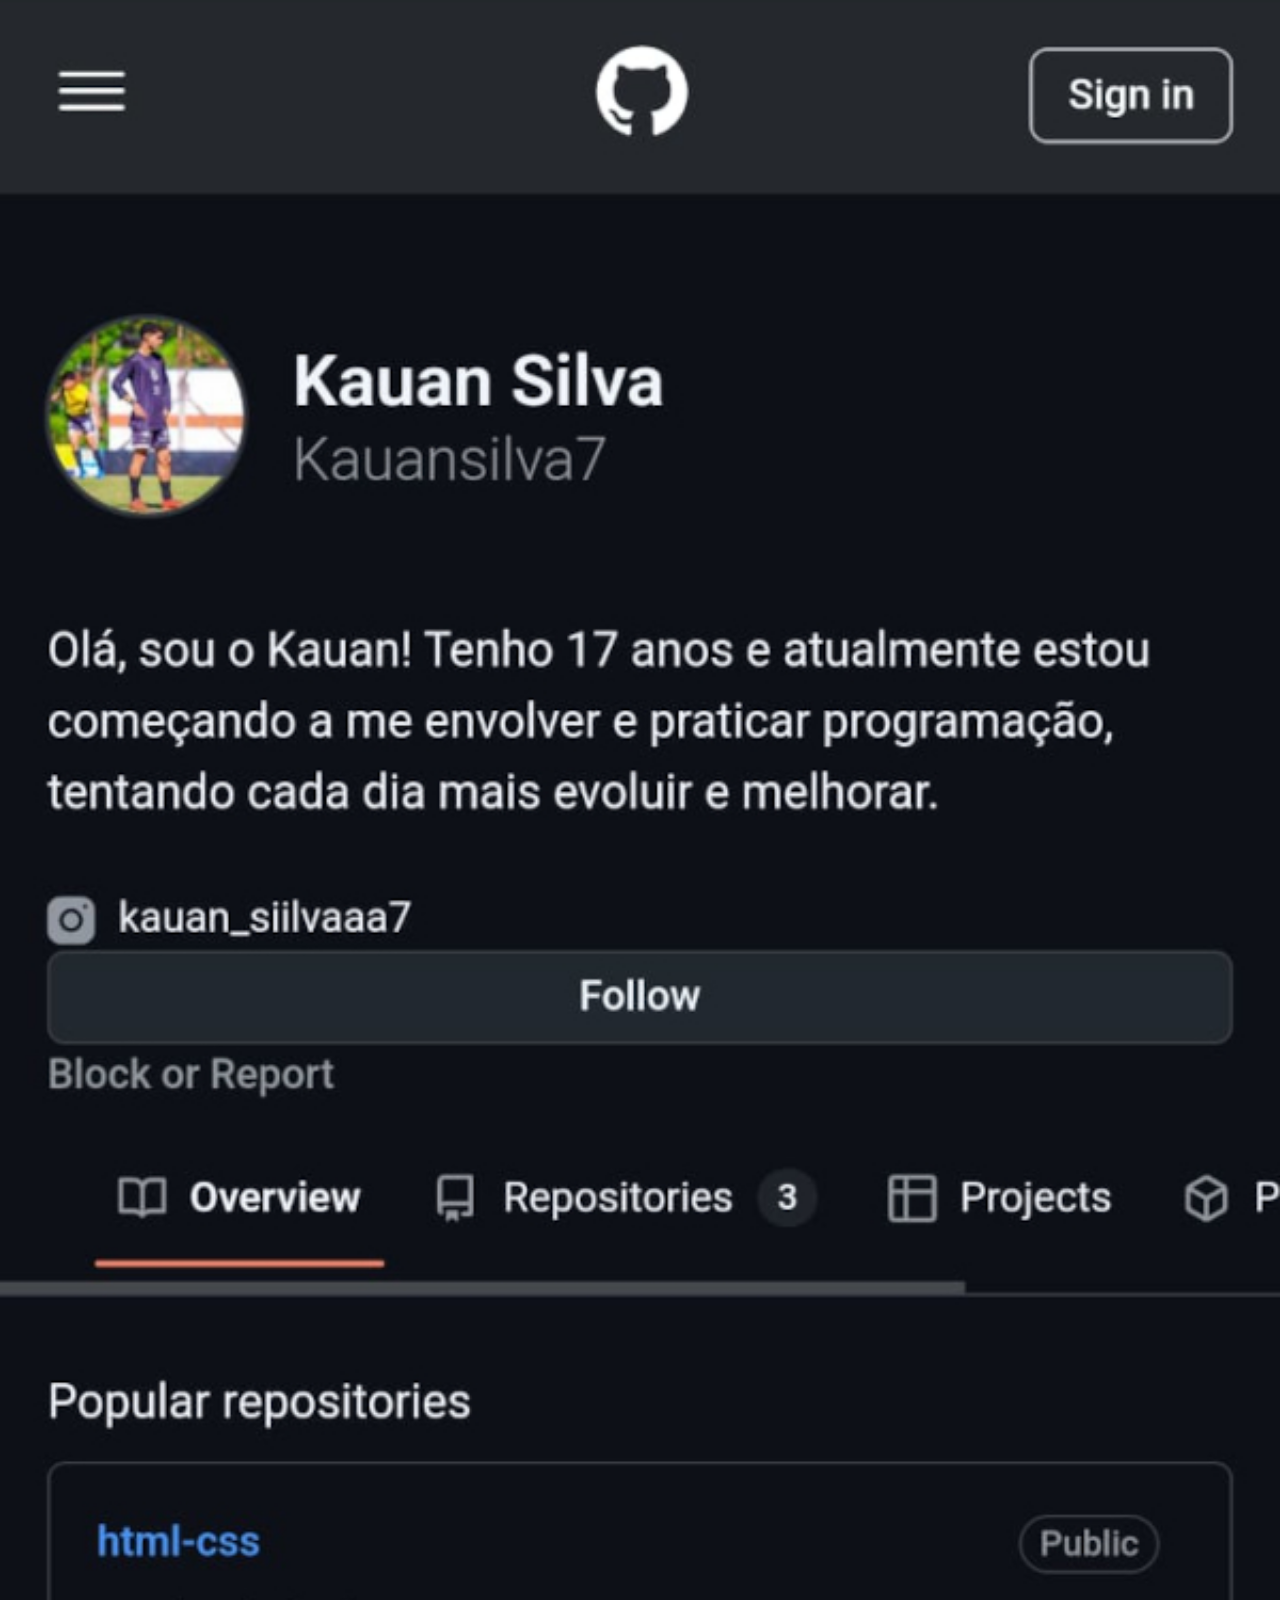
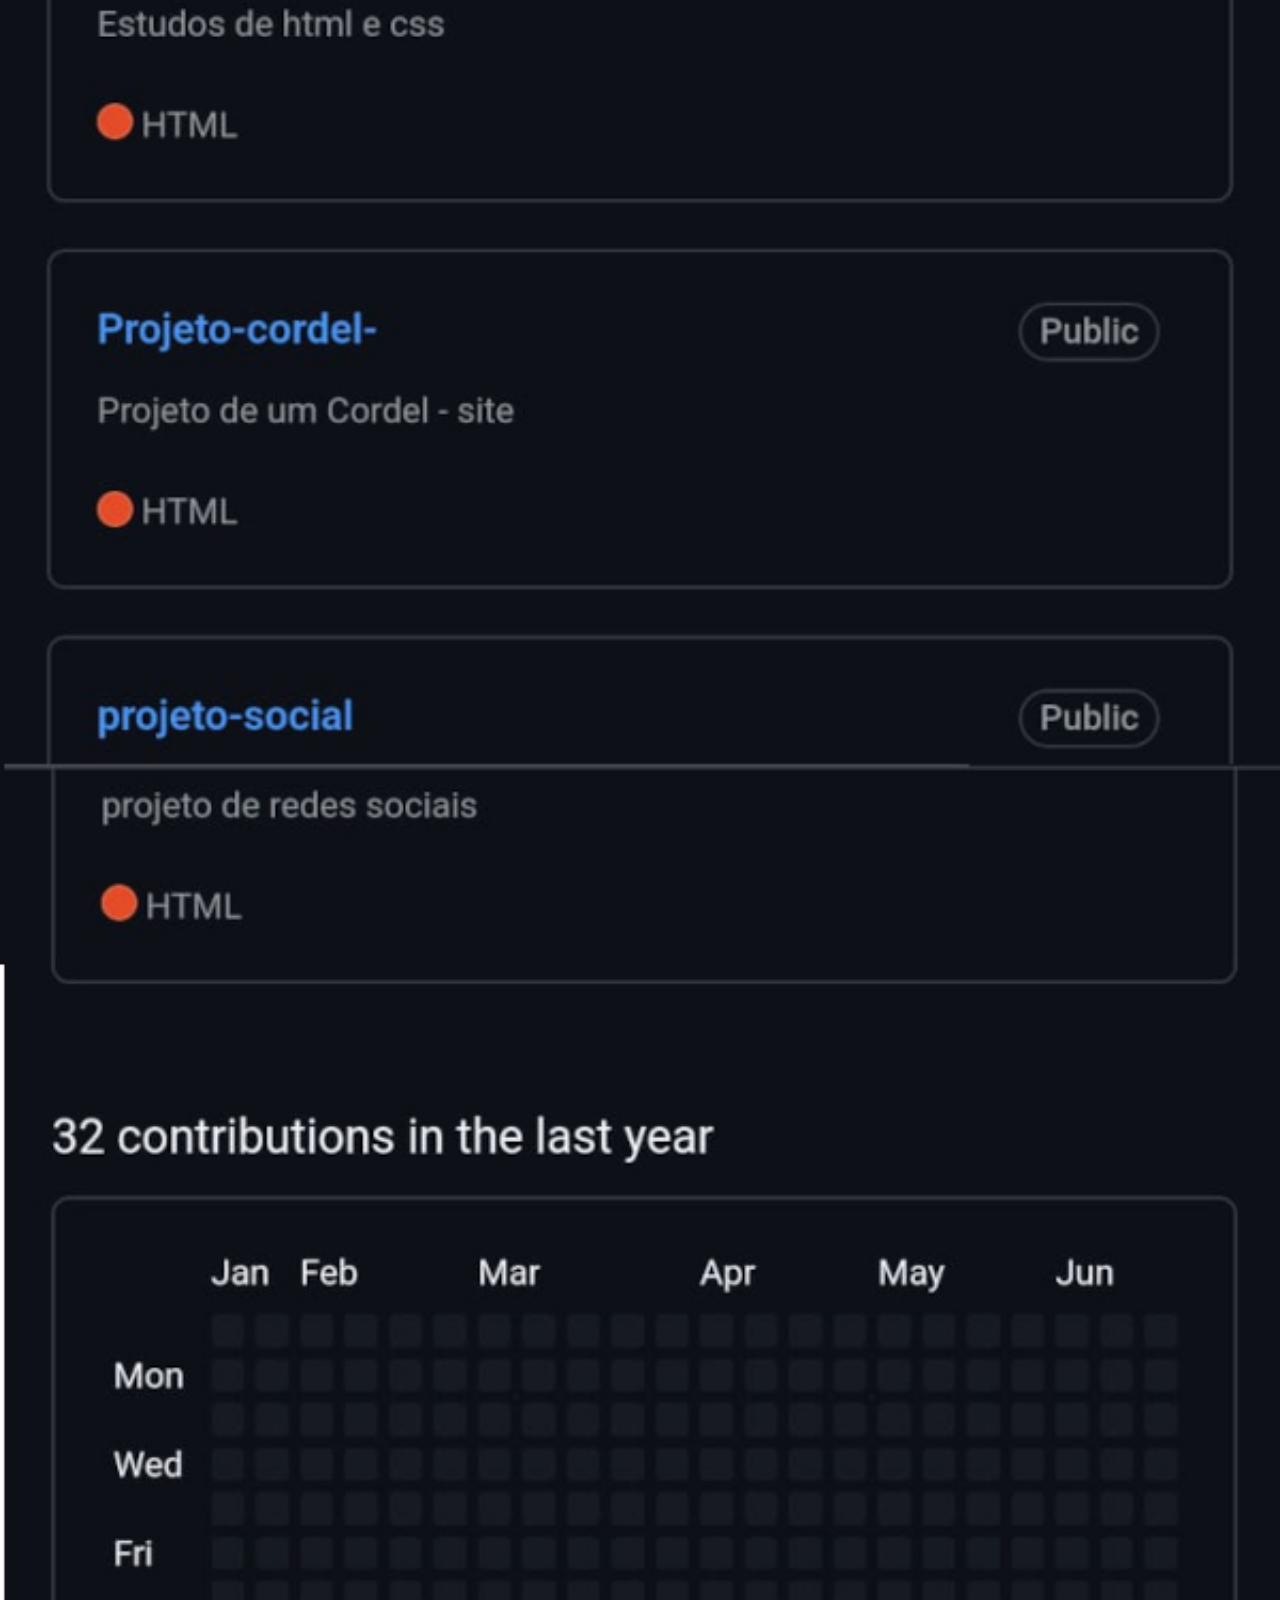
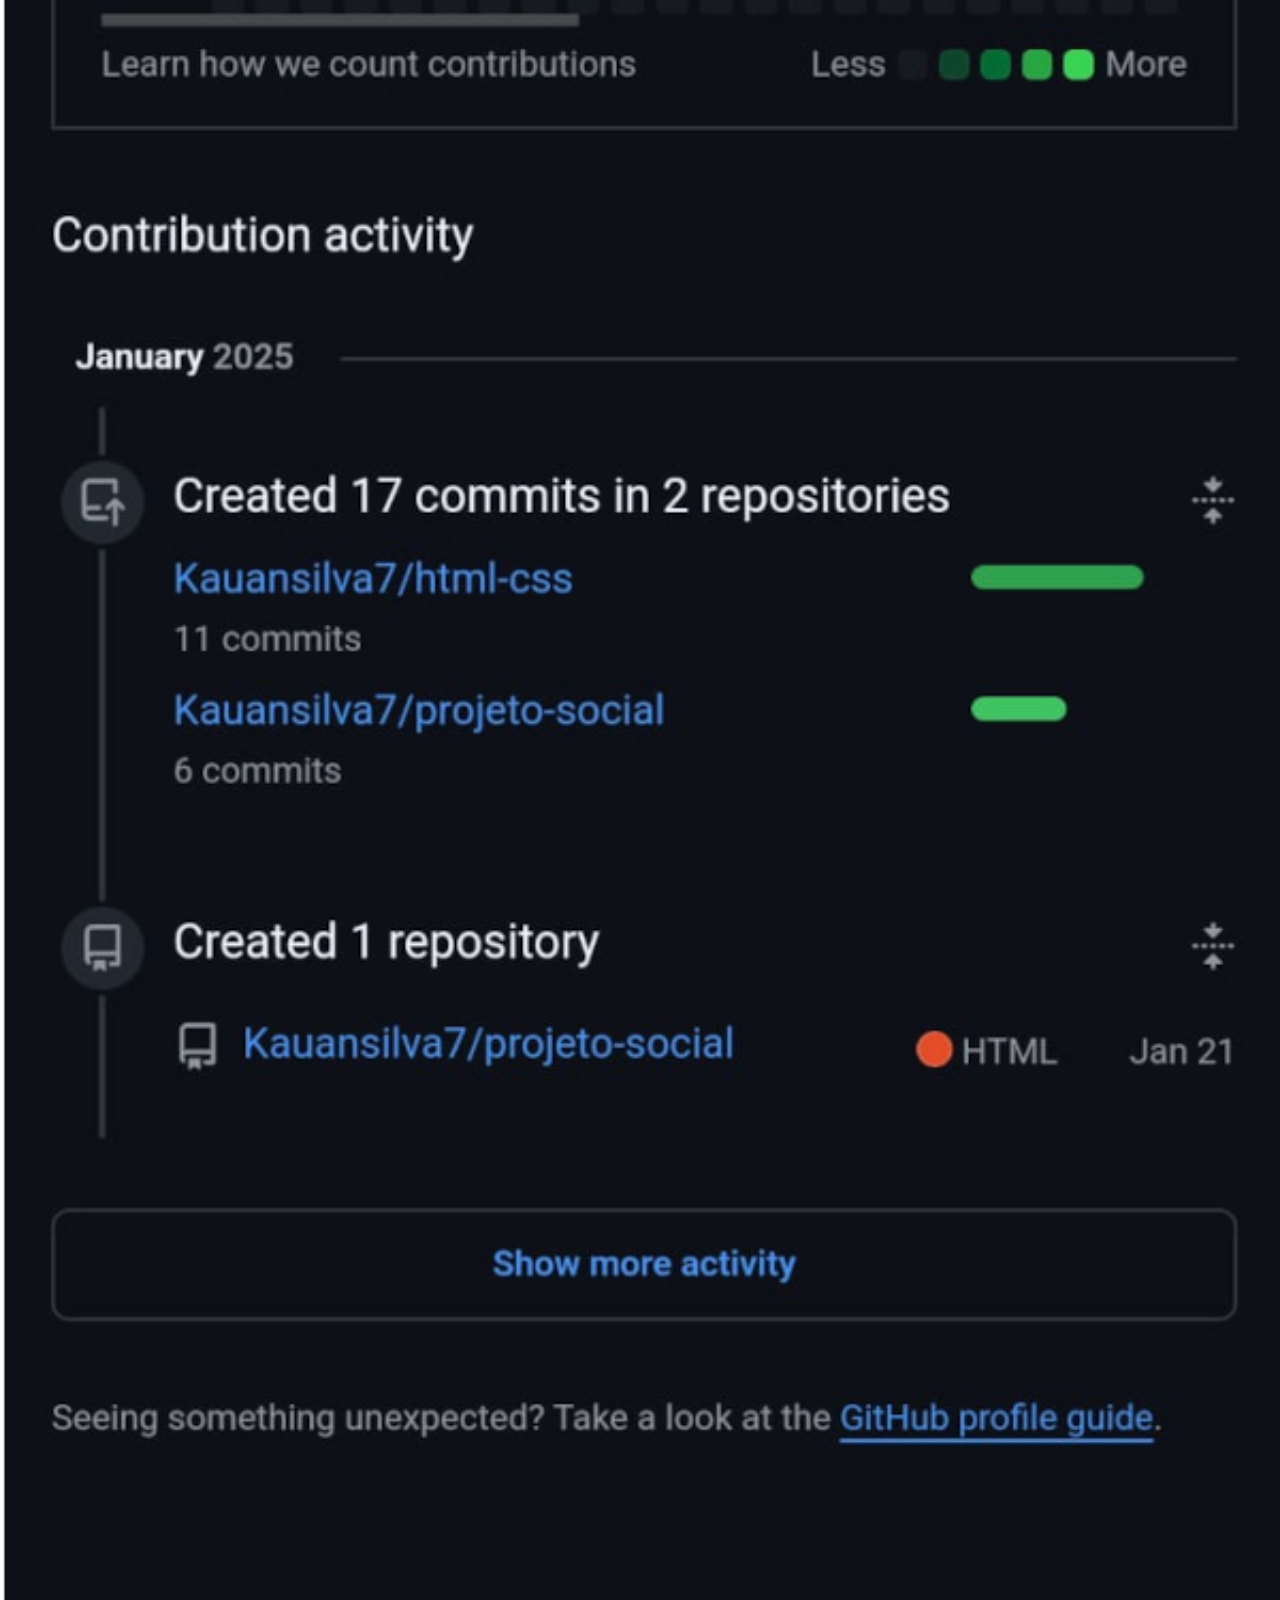
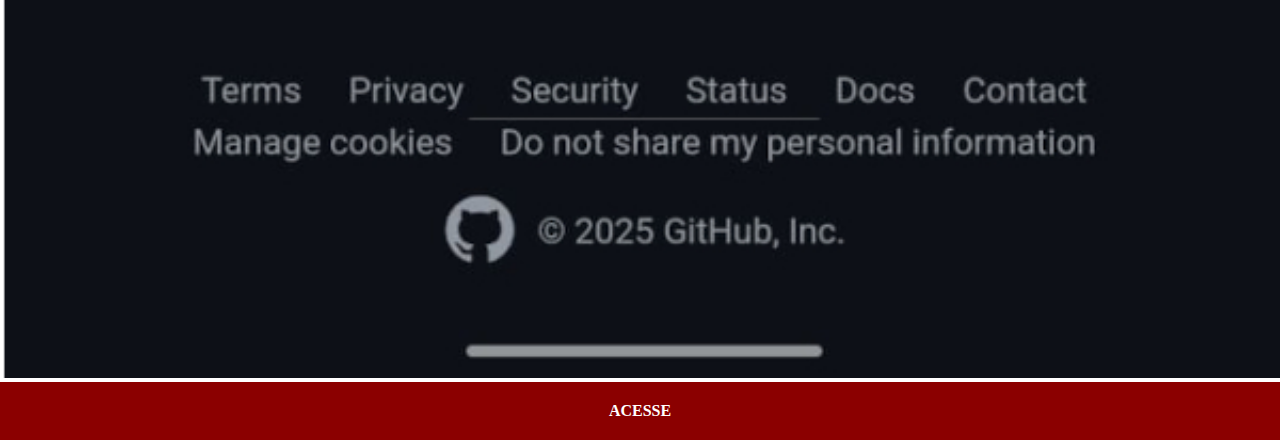
<file: github.html>
<!DOCTYPE html>
<html lang="pt-br">
<head>
    <meta charset="UTF-8">
    <meta name="viewport" content="width=device-width, initial-scale=1.0">
    <title>Github</title>
    <link rel="stylesheet" href="estilo/social.css">
</head>
<body>
    <img src="pacote-d013/imagens/WhatsApp Image 2025-01-22 at 12.52.31 (1).jpg" alt="github"><a href="https://github.com/Kauansilva7" target="_blank">ACESSE</a>
</body>
</html>
</file>
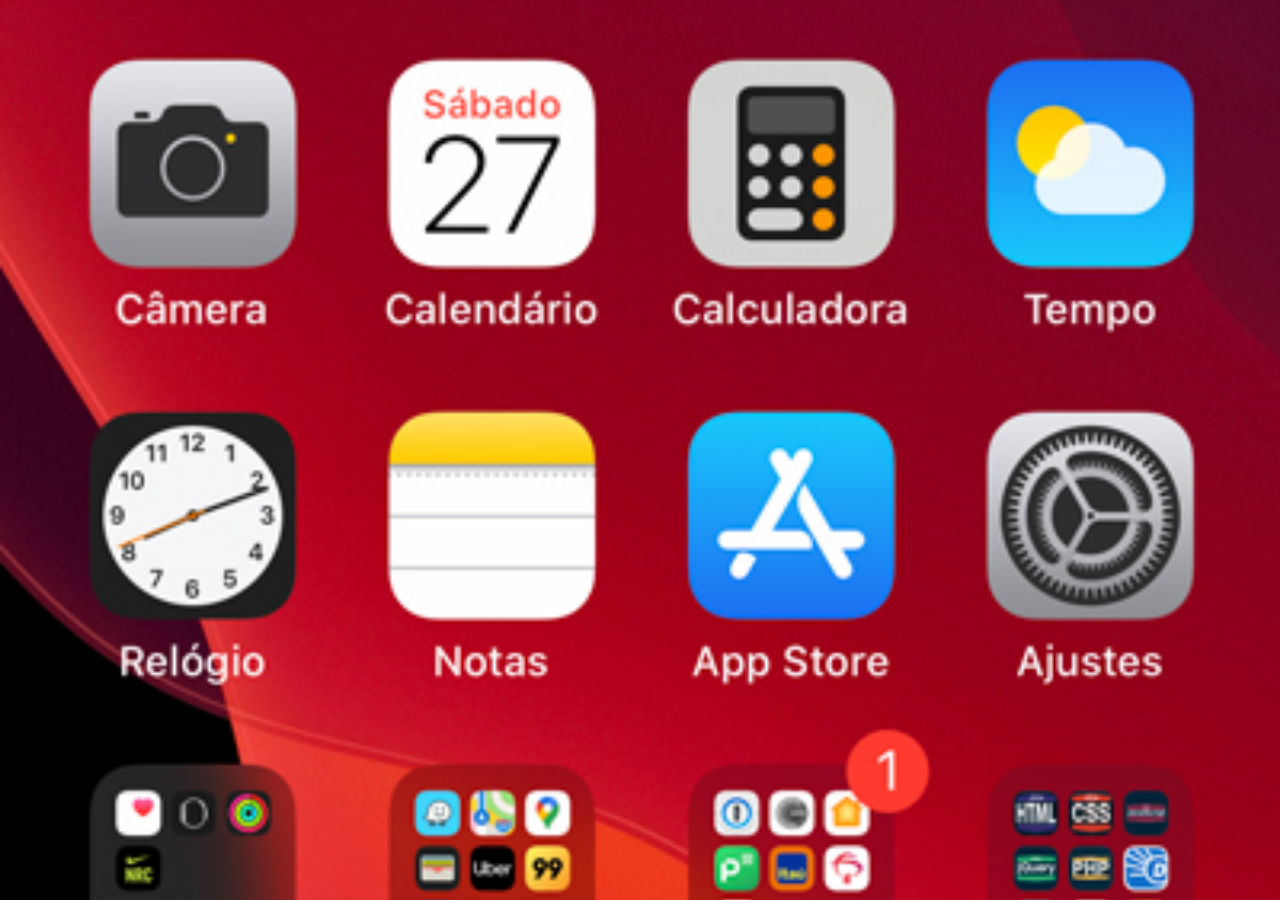
<file: home.html>
<!DOCTYPE html>
<html lang="pt-br">
<head>
    <meta charset="UTF-8">
    <meta name="viewport" content="width=device-width, initial-scale=1.0">
    <title>Home</title>
    <style>
        * {
            margin: 0px;
            padding: 0px;
        }

        body{
            width: 100vw;
            height: 100vh;
            background: black url(./pacote-d013/imagens/tela-home.jpg)no-repeat top center;
            background-size: cover;
        }
    </style>
</head>
<body>
    
</body>
</html>
</file>
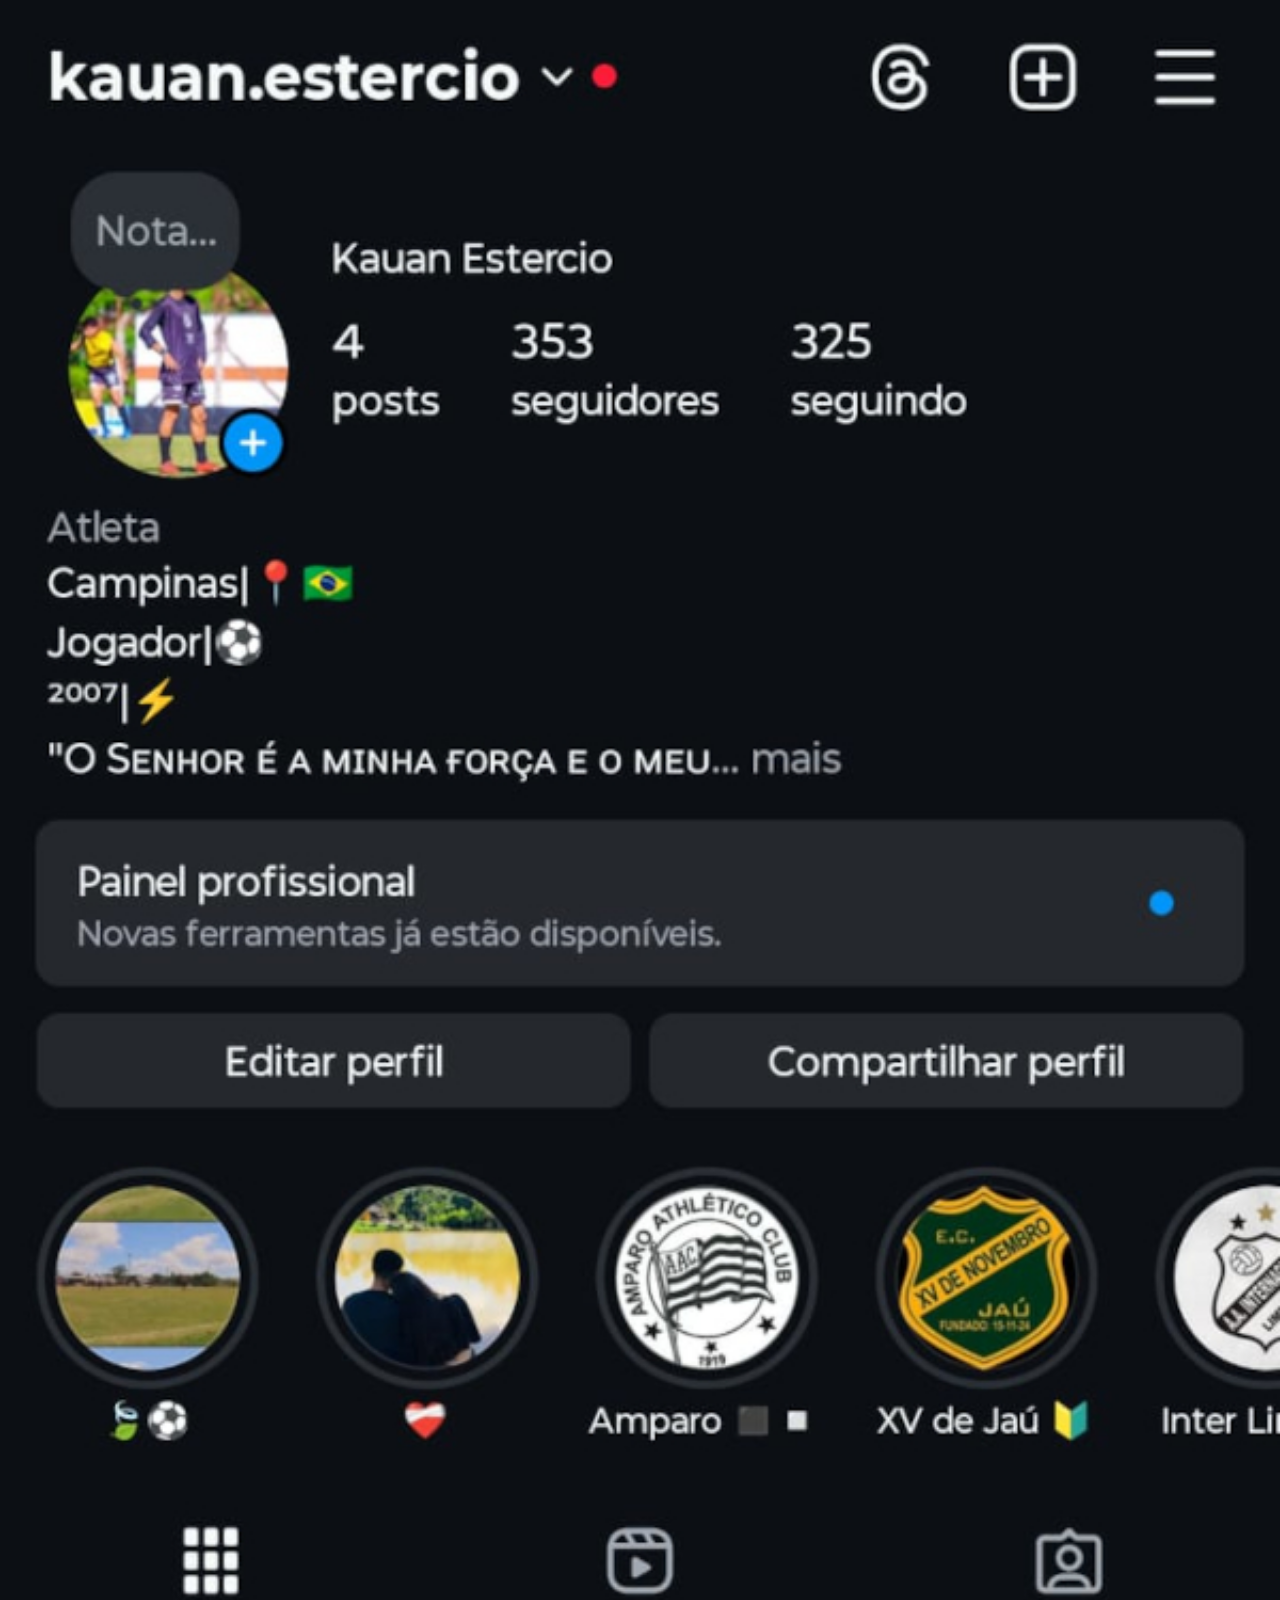
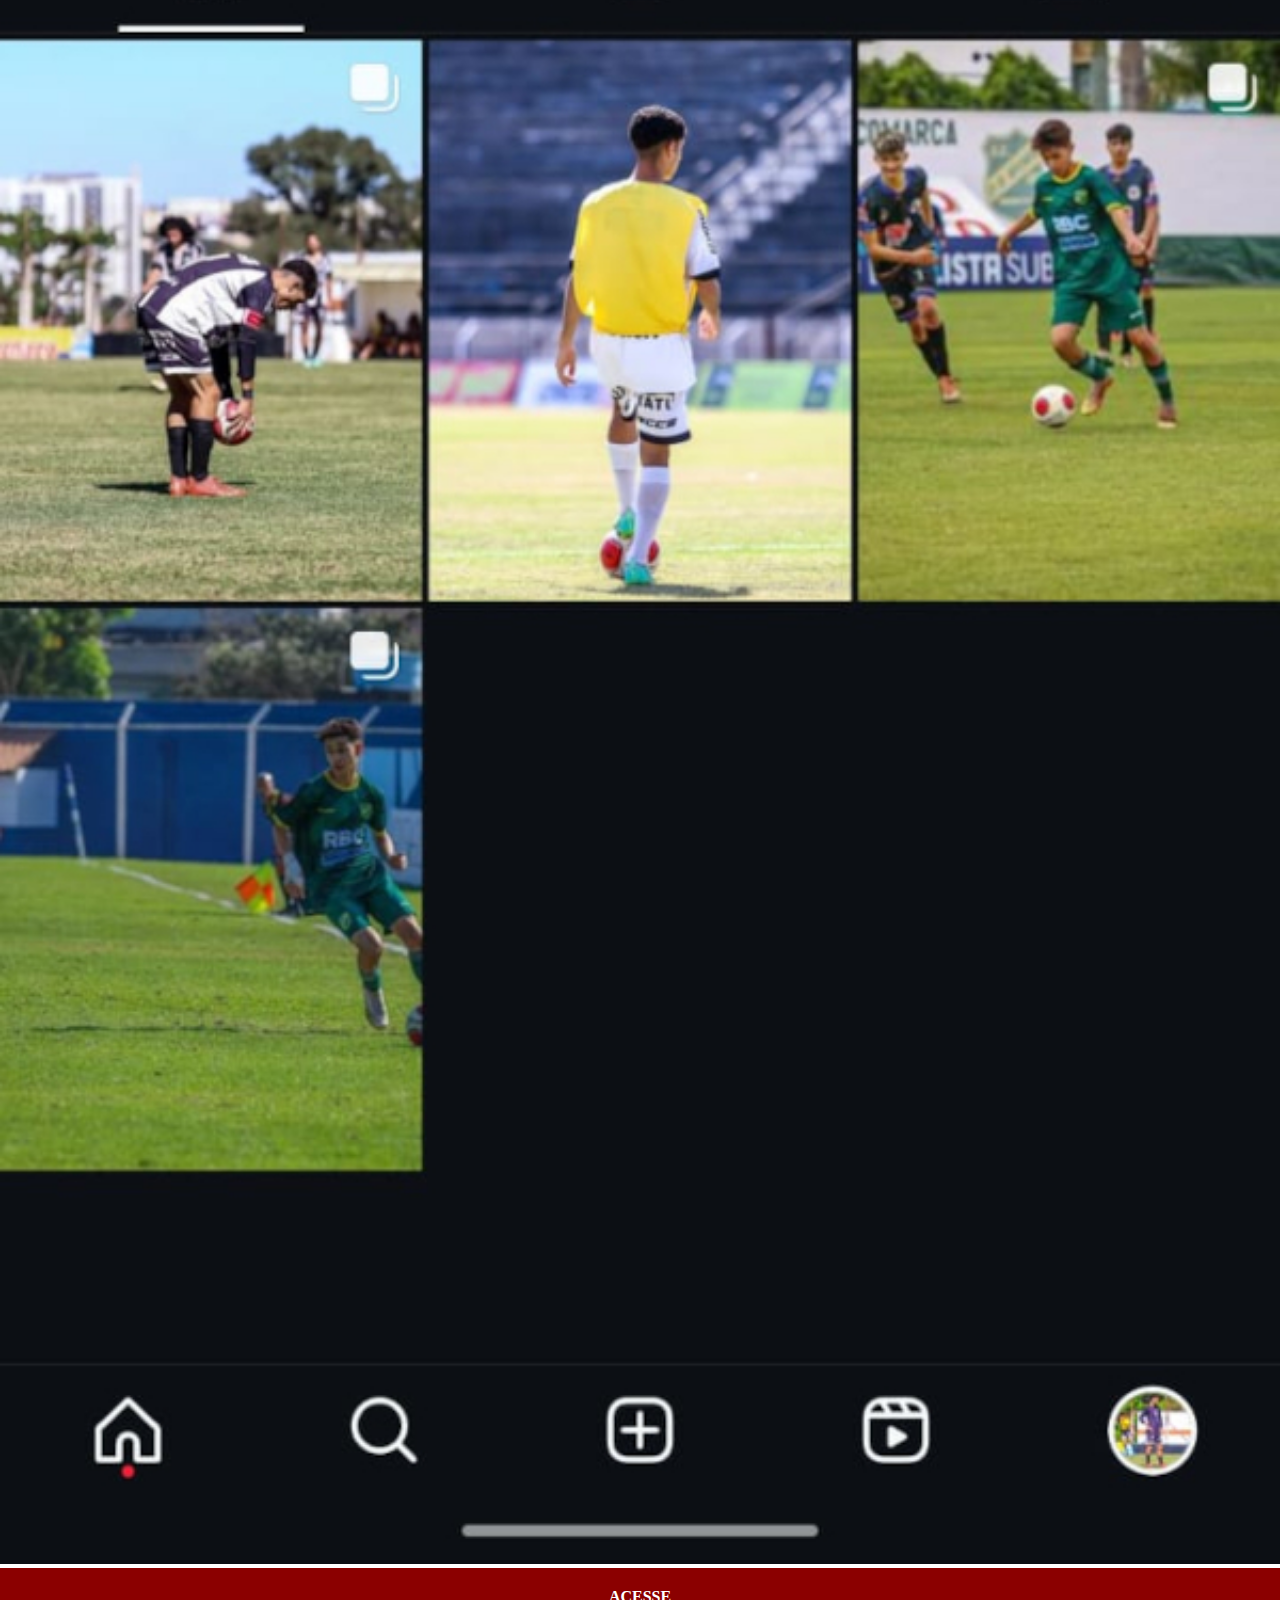
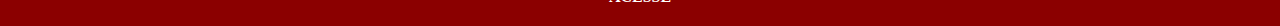
<file: instagram.html>
<!DOCTYPE html>
<html lang="pt-br">
<head>
    <meta charset="UTF-8">
    <meta name="viewport" content="width=device-width, initial-scale=1.0">
    <title>Instagram</title>
    <link rel="stylesheet" href="estilo/social.css">
</head>
<body>
    <img src="pacote-d013/imagens/fotos gimp.jpg" alt="instagram"><a href="https://www.instagram.com/kauan.estercio/" target="_blank">ACESSE</a>
</body>
</html>
</file>
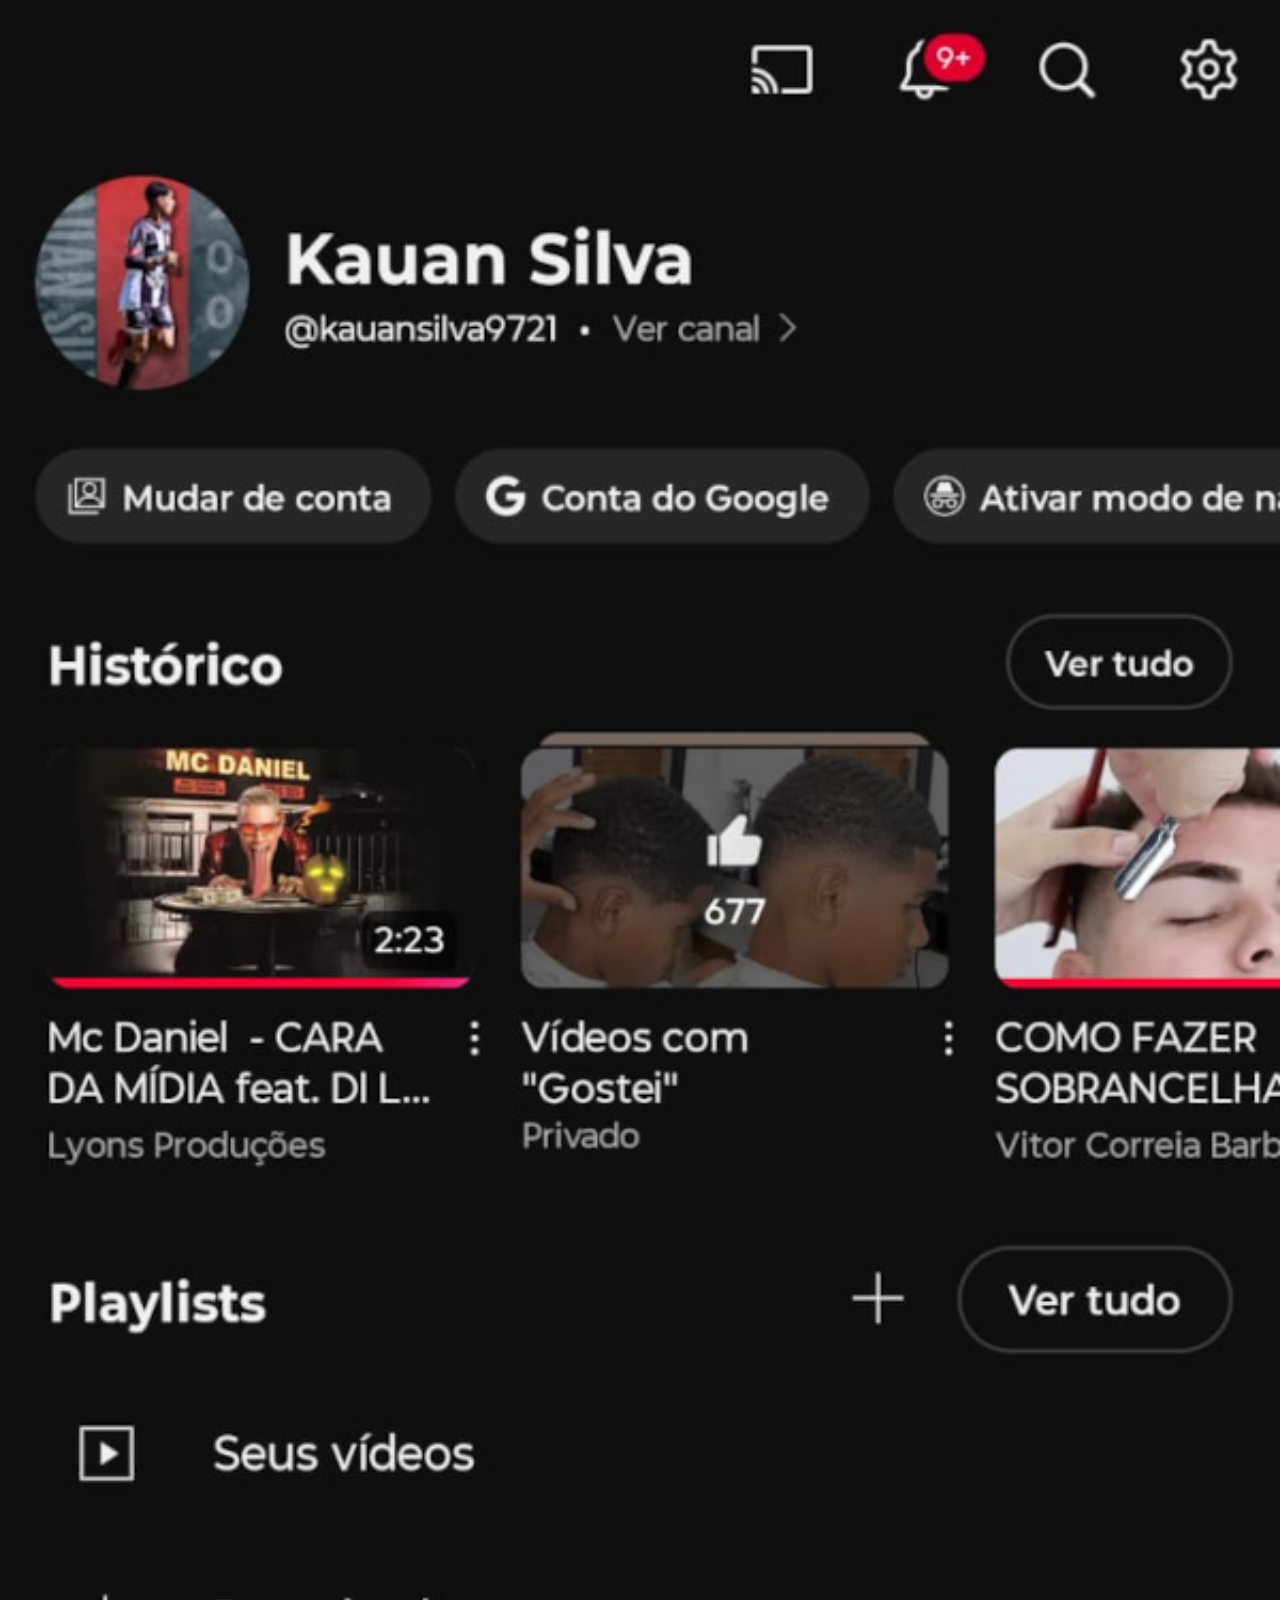
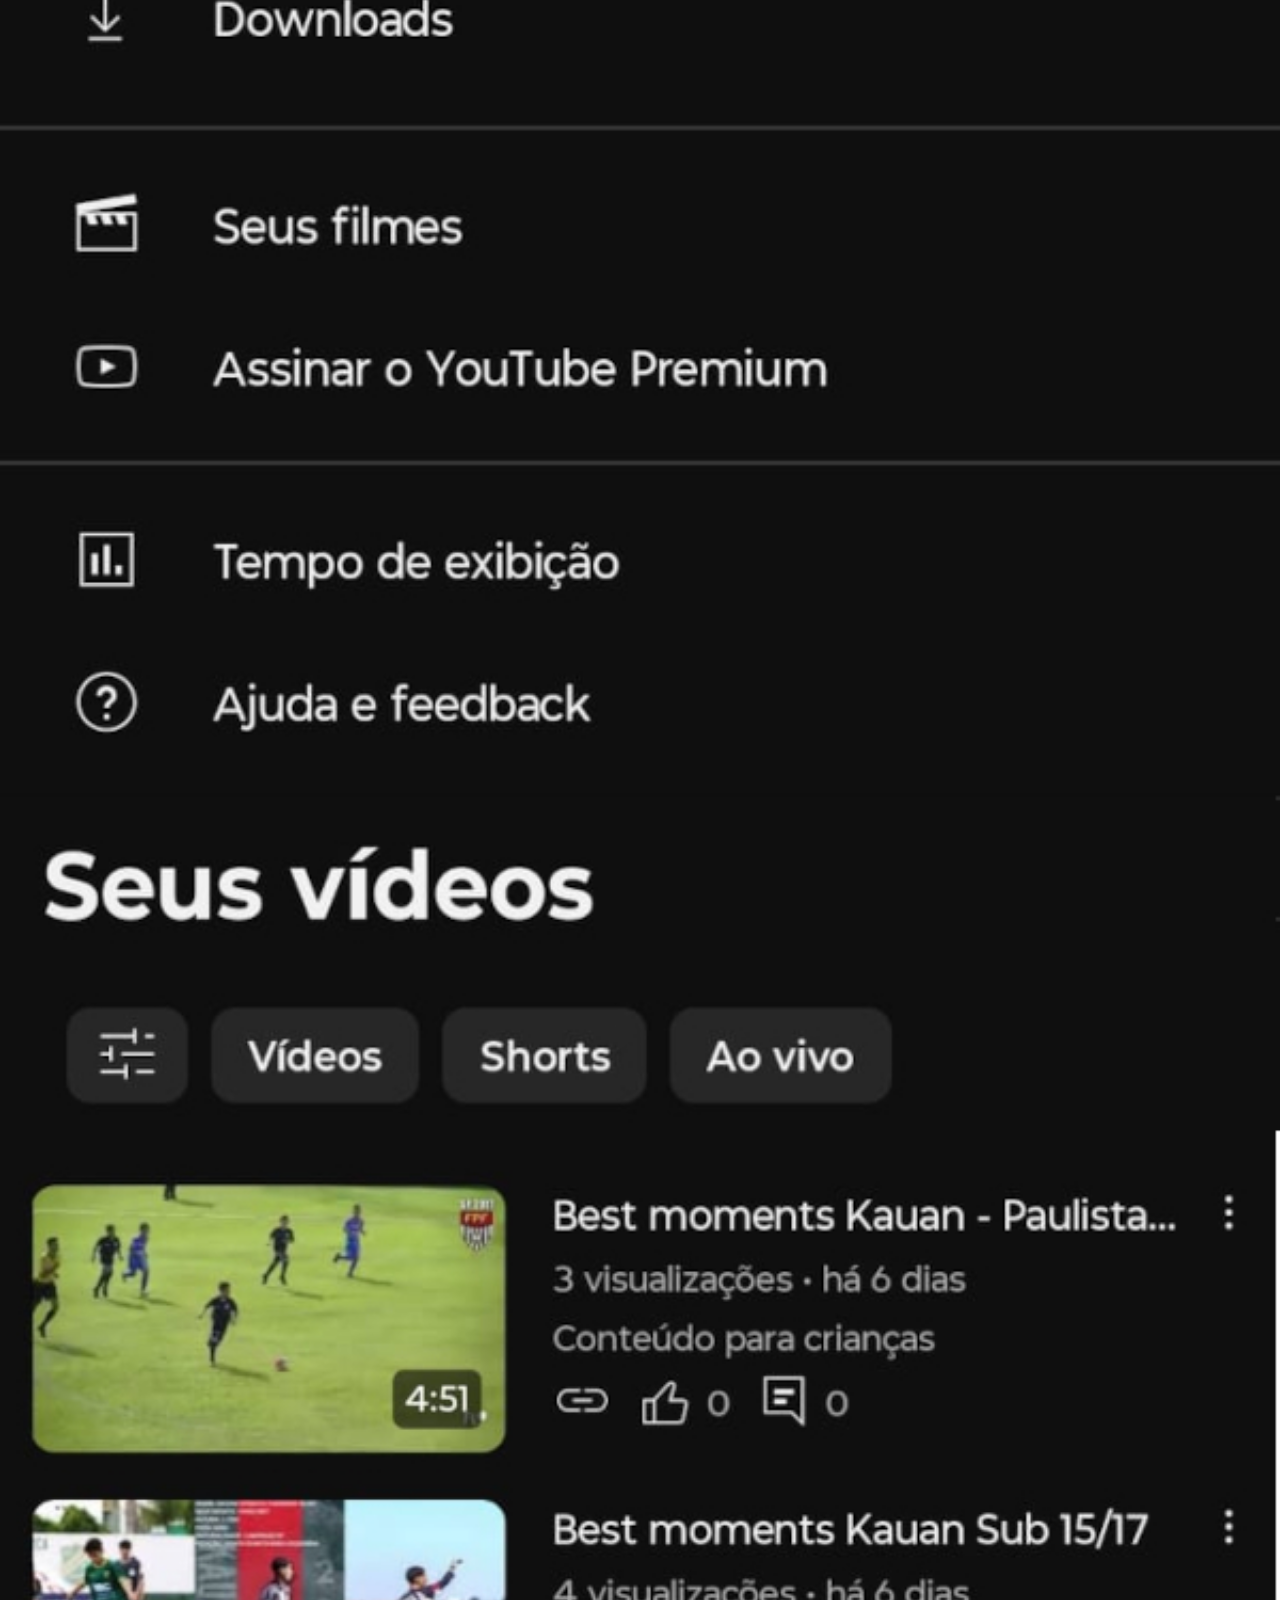
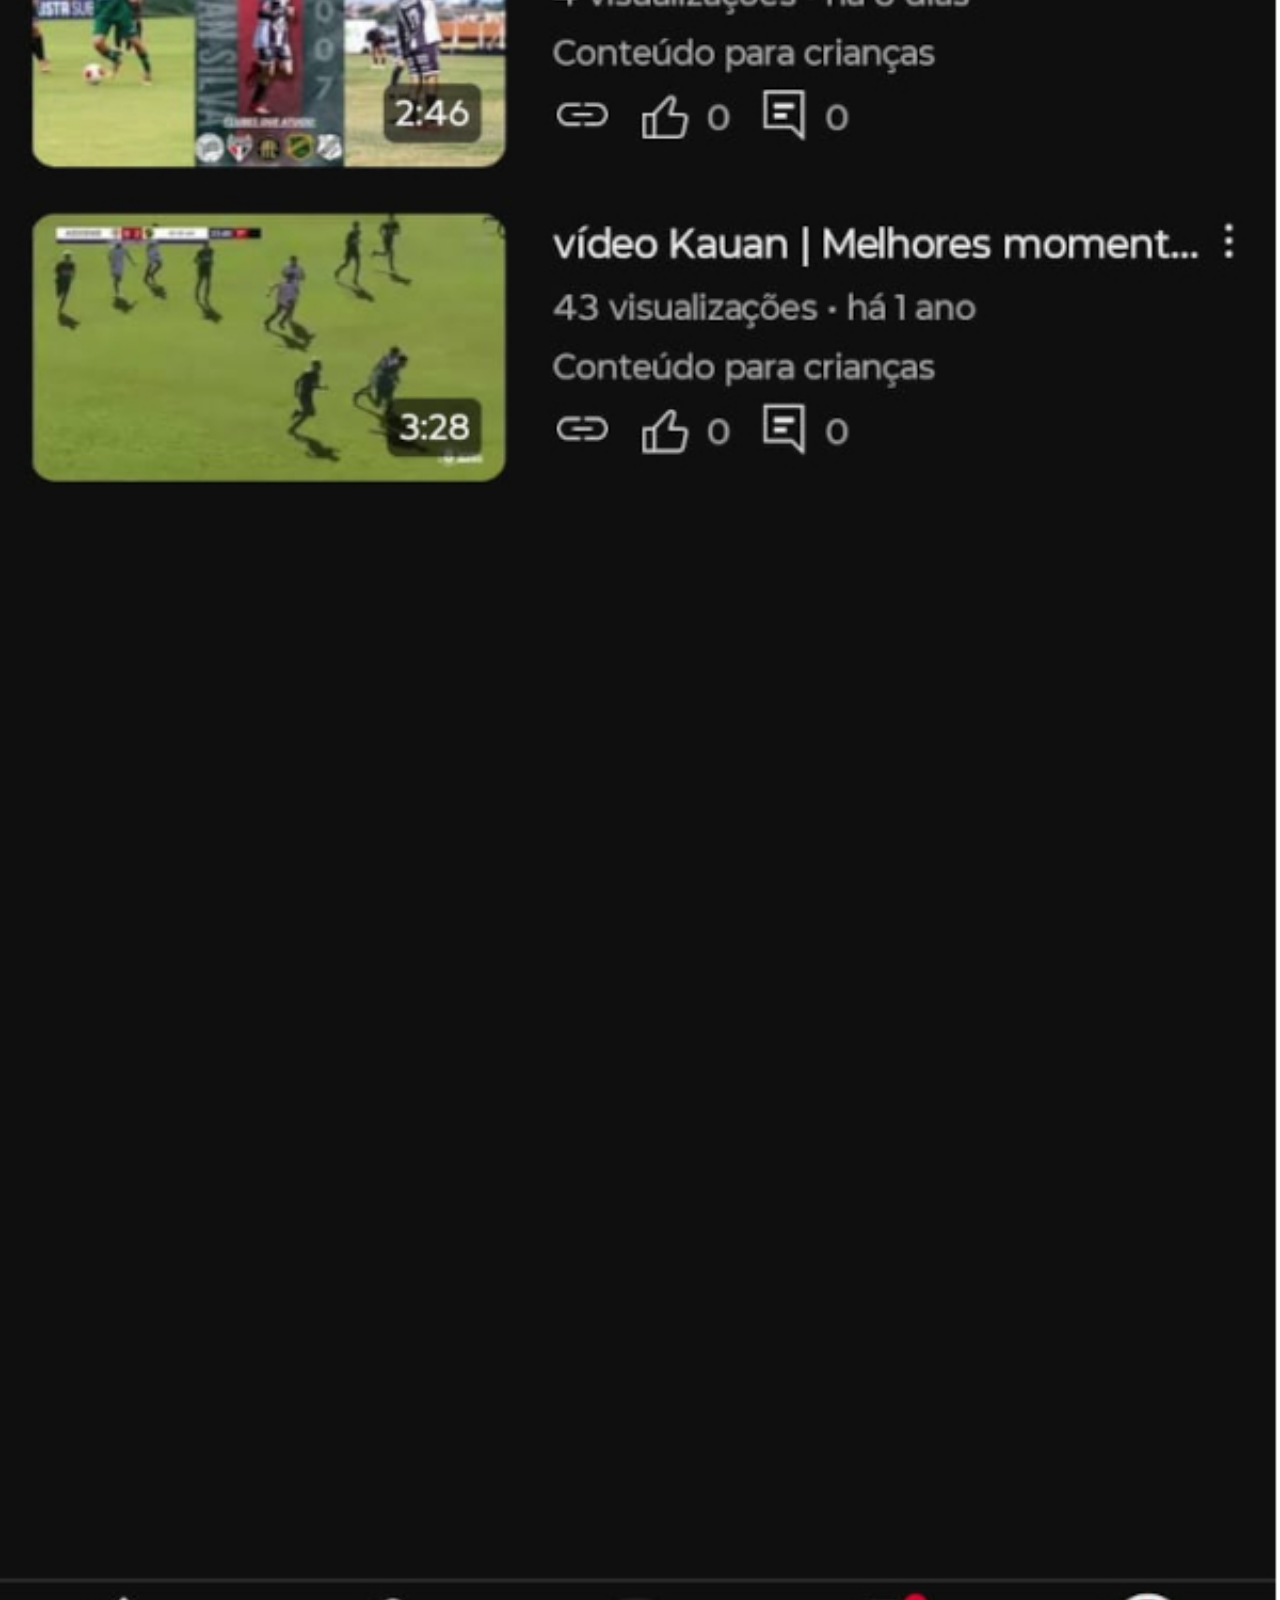
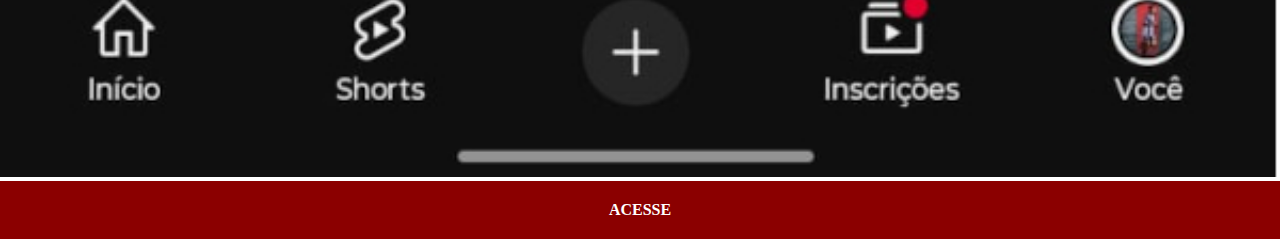
<file: youtube.html>
<!DOCTYPE html>
<html lang="pt-br">
<head>
    <meta charset="UTF-8">
    <meta name="viewport" content="width=device-width, initial-scale=1.0">
    <title>Youtube</title>
    <link rel="stylesheet" href="estilo/social.css">
</head>
<body>
    <img src="pacote-d013/imagens/WhatsApp Image 2025-01-22 at 12.52.31 (5).jpg" alt="telayoutube">
    <a href="https://www.youtube.com/@kauansilva9721" target="_blank"> ACESSE </a>
</body>
</html>
</file>
<file: estilo/social.css>
@charset "UTF-8";

*{
    margin: 0px;
    padding: 0px;

}

::-webkit-scrollbar{
    width: 0px;
    height: 0px;
}

a{
    display: block;
    background-color: darkred;
    padding: 20px;
    text-align: center;
    text-decoration: none;
    color: white;
    font-weight: bolder;
}

img{
    width: 100vw;
}

a:hover{
    background-color: rgb(62, 91, 255);
    text-decoration: underline;
}
</file>
